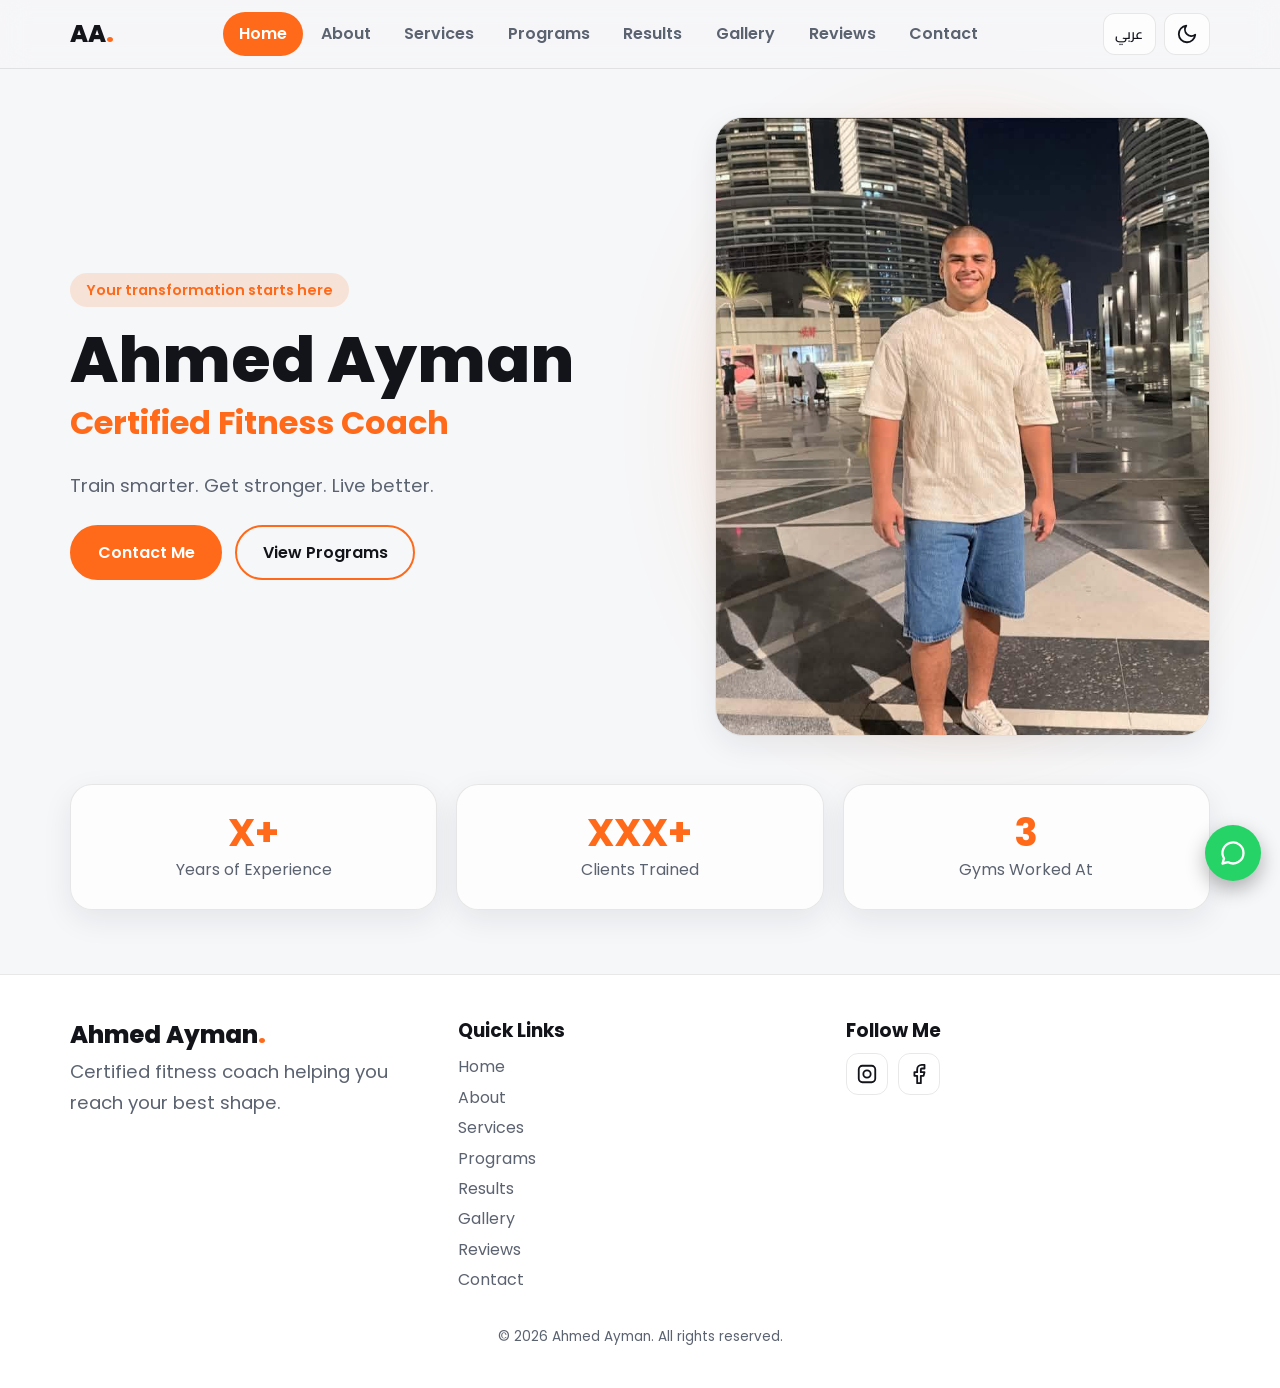
<file: index.html>
<!DOCTYPE html>
<html lang="en" dir="ltr" data-theme="light">
<head><meta charset="utf-8"><meta name="viewport" content="width=device-width,initial-scale=1">
<title>Certified Fitness Coach | Ahmed Ayman</title><meta name="description" content="Ahmed Ayman - certified fitness coach. Personal training, weight loss and muscle building.">
<link rel="preconnect" href="https://fonts.googleapis.com"><link rel="preconnect" href="https://fonts.gstatic.com" crossorigin>
<link href="https://fonts.googleapis.com/css2?family=Cairo:wght@400;600;800&family=Poppins:wght@400;600;800&display=swap" rel="stylesheet">
<link rel="stylesheet" href="css/style.css">
<script src="js/lang.js" defer></script><script src="js/main.js" defer></script>
</head>
<body data-page="home"><div id="nav"></div><main>
<section class="hero container">
  <div class="hero-text rv">
    <span class="chip" data-i18n="hero_hi"></span>
    <h1 data-i18n="name"></h1>
    <h2 class="accent" data-i18n="title"></h2>
    <p class="lead" data-i18n="tagline"></p>
    <div class="btns">
      <a class="btn btn-primary" href="contact.html" data-i18n="cta_contact"></a>
      <a class="btn btn-ghost" href="programs.html" data-i18n="cta_programs"></a>
    </div>
  </div>
  <div class="hero-img rv"><img src="images/ahmed-1.png" alt="Coach Ahmed Ayman"></div>
</section>
<section class="container grid stats">
  <div class="card stat rv"><b>X+</b><span data-i18n="stat1"></span></div>
  <div class="card stat rv"><b>XXX+</b><span data-i18n="stat2"></span></div>
  <div class="card stat rv"><b>3</b><span data-i18n="stat3"></span></div>
</section>
</main><div id="foot"></div></body></html>
</file>
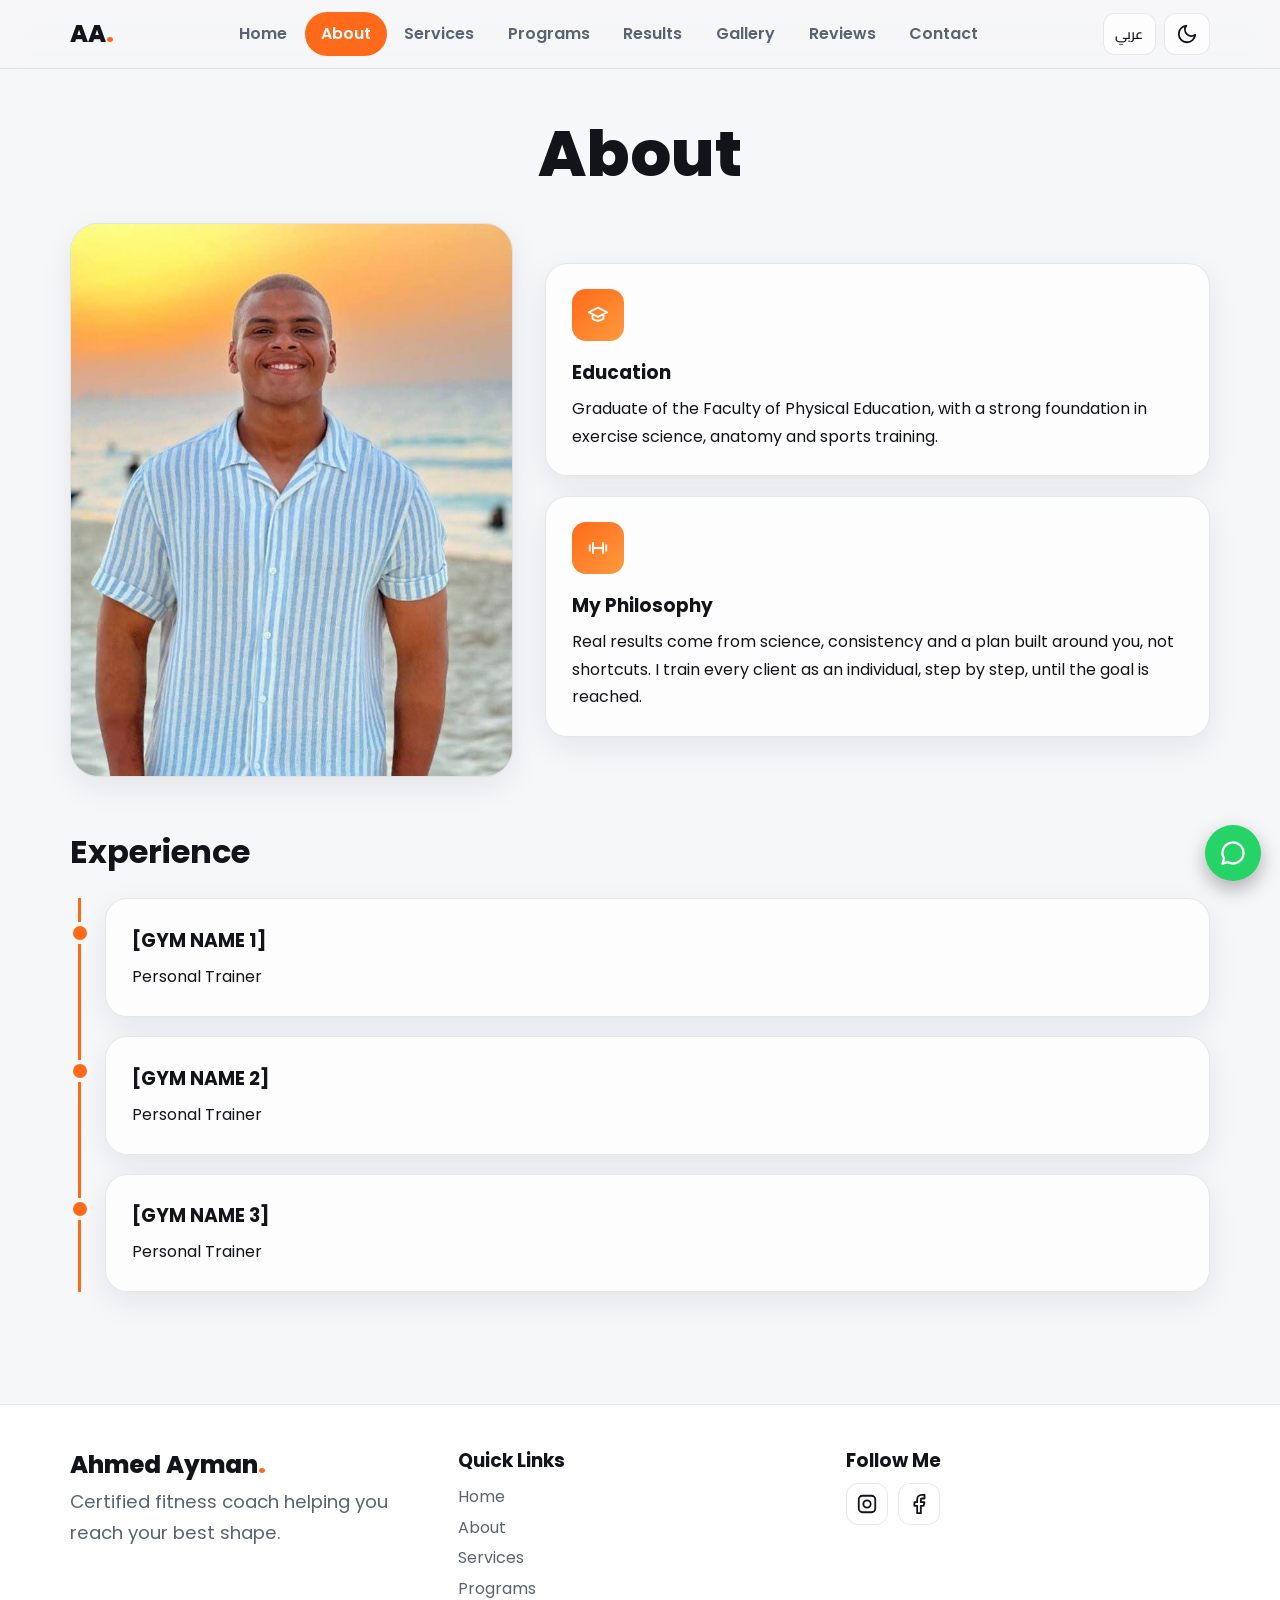
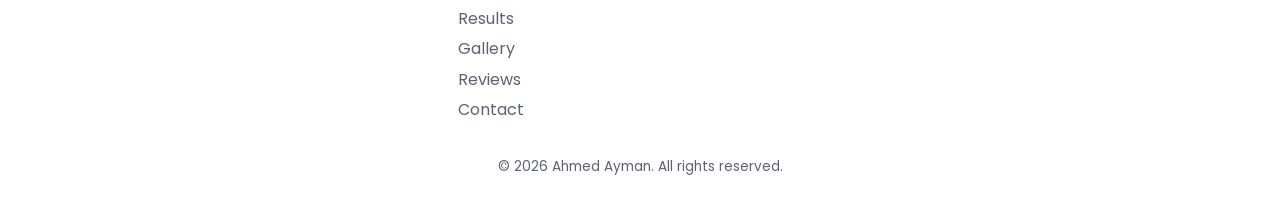
<file: about.html>
<!DOCTYPE html>
<html lang="en" dir="ltr" data-theme="light">
<head><meta charset="utf-8"><meta name="viewport" content="width=device-width,initial-scale=1">
<title>About | Ahmed Ayman</title><meta name="description" content="Education and experience of coach Ahmed Ayman, graduate of the Faculty of Physical Education.">
<link rel="preconnect" href="https://fonts.googleapis.com"><link rel="preconnect" href="https://fonts.gstatic.com" crossorigin>
<link href="https://fonts.googleapis.com/css2?family=Cairo:wght@400;600;800&family=Poppins:wght@400;600;800&display=swap" rel="stylesheet">
<link rel="stylesheet" href="css/style.css">
<script src="js/lang.js" defer></script><script src="js/main.js" defer></script>
</head>
<body data-page="about"><div id="nav"></div><main>
<section class="container sec-head rv"><h1 data-i18n="nav_about"></h1></section>
<section class="container split">
  <img class="rv about-img" src="images/ahmed-2.png" alt="Coach Ahmed Ayman at the beach">
  <div class="rv">
    <div class="card"><div class="ico" data-icon="cap"></div><h3 data-i18n="edu_t"></h3><p data-i18n="edu_d"></p></div>
    <div class="card" style="margin-top:1.2rem"><div class="ico" data-icon="dumbbell"></div><h3 data-i18n="phil_t"></h3><p data-i18n="phil_d"></p></div>
  </div>
</section>
<section class="container section">
  <h2 class="rv" data-i18n="exp_t"></h2>
  <div class="tl">
    <div class="card rv"><h3>[GYM NAME 1]</h3><p data-i18n="role"></p></div>
    <div class="card rv"><h3>[GYM NAME 2]</h3><p data-i18n="role"></p></div>
    <div class="card rv"><h3>[GYM NAME 3]</h3><p data-i18n="role"></p></div>
  </div>
</section>
</main><div id="foot"></div></body></html>
</file>
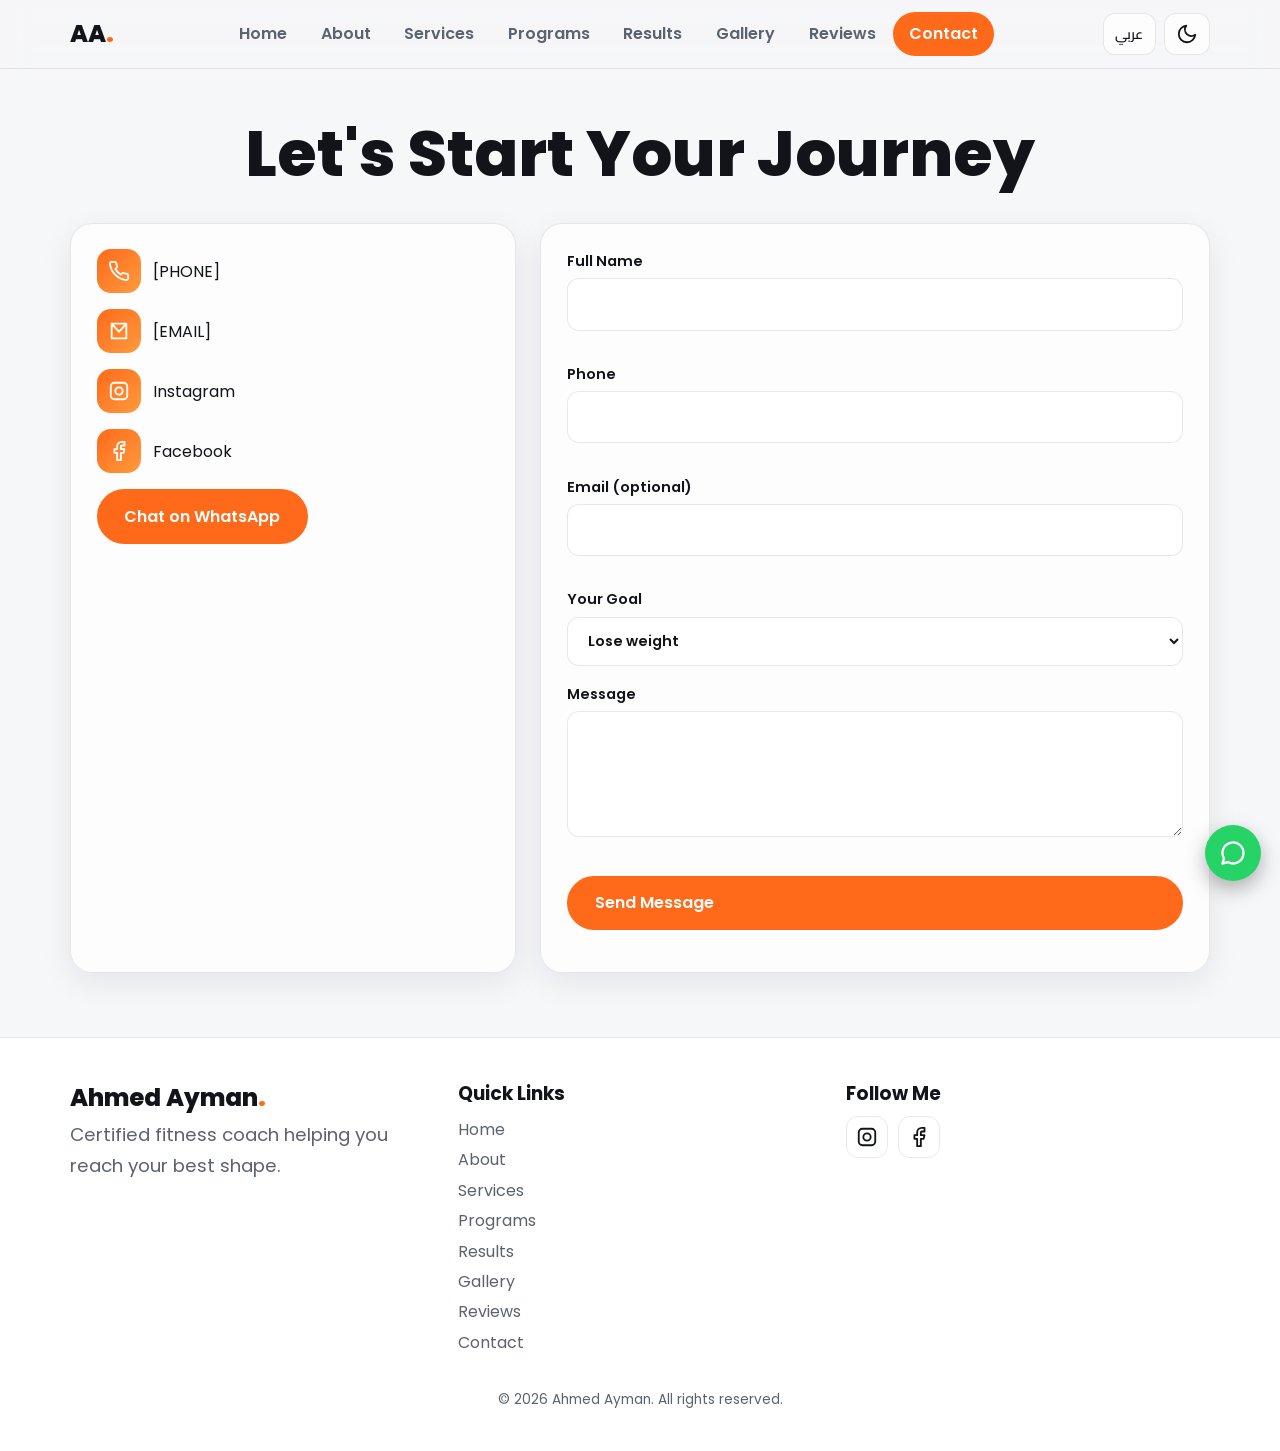
<file: contact.html>
<!DOCTYPE html>
<html lang="en" dir="ltr" data-theme="light">
<head><meta charset="utf-8"><meta name="viewport" content="width=device-width,initial-scale=1">
<title>Contact | Ahmed Ayman</title><meta name="description" content="Contact coach Ahmed Ayman to start your fitness journey.">
<link rel="preconnect" href="https://fonts.googleapis.com"><link rel="preconnect" href="https://fonts.gstatic.com" crossorigin>
<link href="https://fonts.googleapis.com/css2?family=Cairo:wght@400;600;800&family=Poppins:wght@400;600;800&display=swap" rel="stylesheet">
<link rel="stylesheet" href="css/style.css">
<script src="js/lang.js" defer></script><script src="js/main.js" defer></script>
</head>
<body data-page="contact"><div id="nav"></div><main>
<section class="container sec-head rv"><h1 data-i18n="c_t"></h1></section>
<section class="container contact">
  <div class="card rv">
    <div class="ci"><div class="ico" data-icon="phone"></div><a data-c="phone" data-href="tel:"></a></div>
    <div class="ci"><div class="ico" data-icon="mail"></div><a data-c="email" data-href="mailto:"></a></div>
    <div class="ci"><div class="ico" data-icon="instagram"></div><a data-c="ig" data-href="">Instagram</a></div>
    <div class="ci"><div class="ico" data-icon="facebook"></div><a data-c="fb" data-href="">Facebook</a></div>
    <a class="btn btn-primary" id="wabtn" target="_blank" rel="noopener" data-i18n="wa_btn"></a>
  </div>
  <form class="card form rv" id="cf" novalidate>
    <label><span data-i18n="f_name"></span><input name="name" autocomplete="name"><span class="err" data-err="name"></span></label>
    <label><span data-i18n="f_phone"></span><input name="phone" type="tel" autocomplete="tel"><span class="err" data-err="phone"></span></label>
    <label><span data-i18n="f_email"></span><input name="email" type="email" autocomplete="email"><span class="err" data-err="email"></span></label>
    <label><span data-i18n="f_goal"></span><select name="goal"><option data-i18n="g1"></option><option data-i18n="g2"></option><option data-i18n="g3"></option><option data-i18n="g4"></option></select></label>
    <label><span data-i18n="f_msg"></span><textarea name="message" rows="4"></textarea><span class="err" data-err="message"></span></label>
    <button class="btn btn-primary" type="submit" data-i18n="f_send"></button>
    <p class="ok" id="fs" role="status"></p>
  </form>
</section>
</main><div id="foot"></div></body></html>
</file>
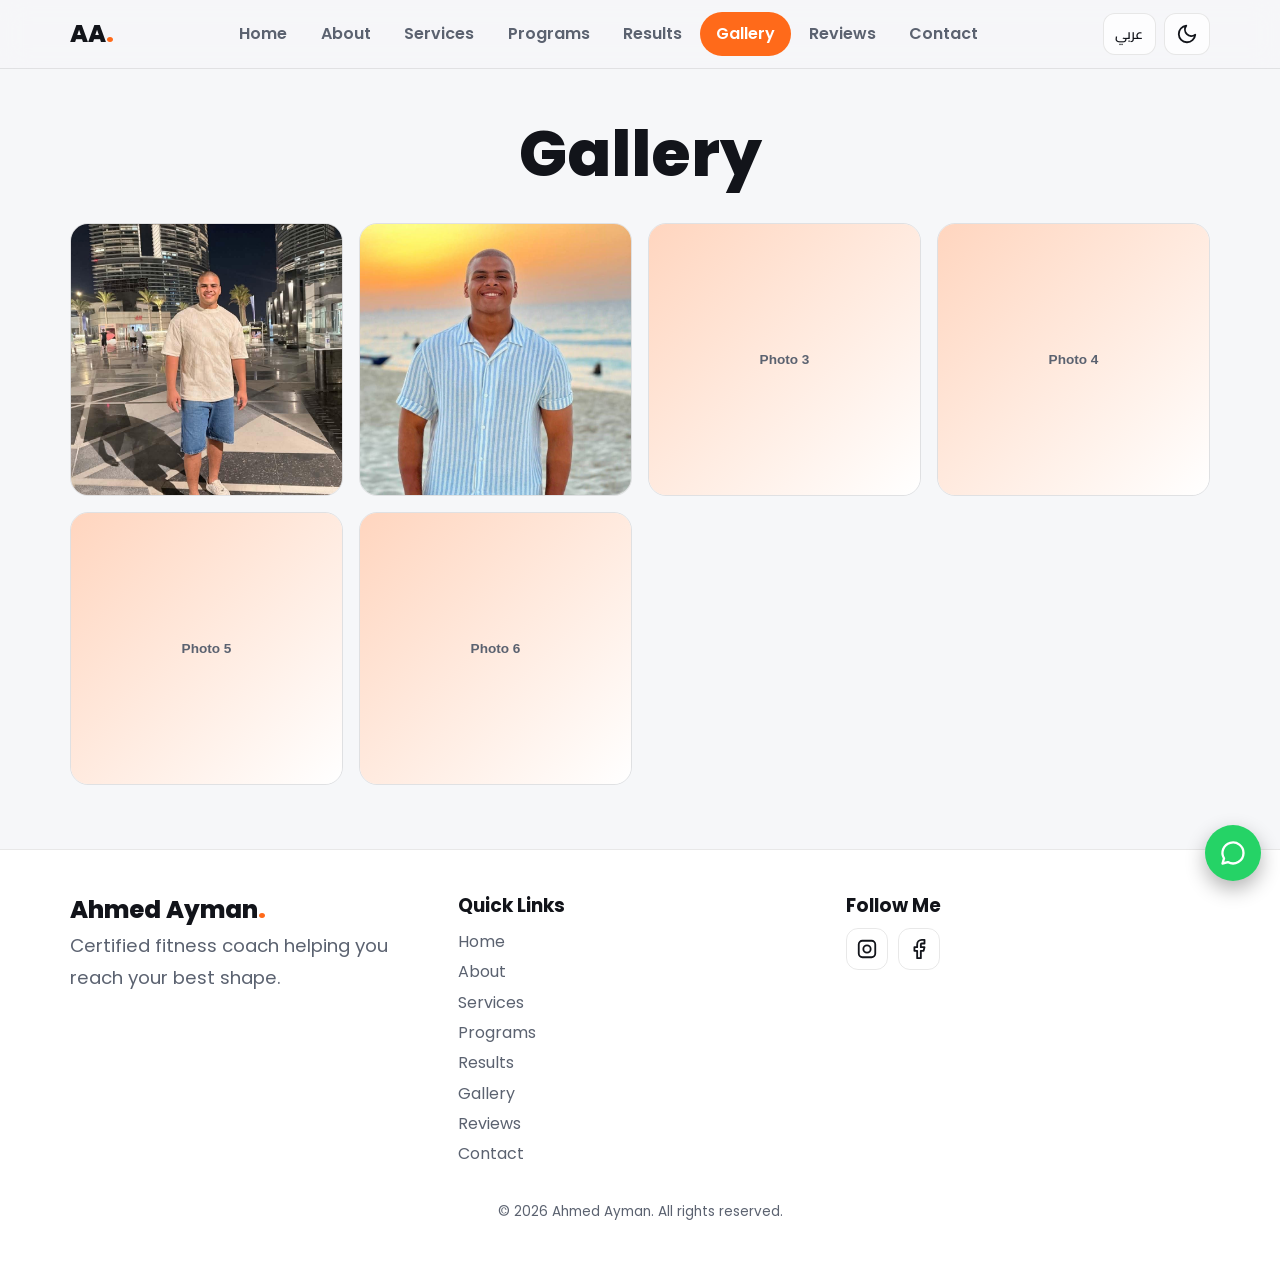
<file: gallery.html>
<!DOCTYPE html>
<html lang="en" dir="ltr" data-theme="light">
<head><meta charset="utf-8"><meta name="viewport" content="width=device-width,initial-scale=1">
<title>Gallery | Ahmed Ayman</title><meta name="description" content="Photo gallery of coach Ahmed Ayman.">
<link rel="preconnect" href="https://fonts.googleapis.com"><link rel="preconnect" href="https://fonts.gstatic.com" crossorigin>
<link href="https://fonts.googleapis.com/css2?family=Cairo:wght@400;600;800&family=Poppins:wght@400;600;800&display=swap" rel="stylesheet">
<link rel="stylesheet" href="css/style.css">
<script src="js/lang.js" defer></script><script src="js/main.js" defer></script>
</head>
<body data-page="gallery"><div id="nav"></div><main>
<section class="container sec-head rv"><h1 data-i18n="nav_gallery"></h1></section>
<section class="container gal">
  <button class="g-item rv" data-i18n-label="gal_open"><img src="images/ahmed-1.png" alt="Ahmed Ayman"></button>
  <button class="g-item rv" data-i18n-label="gal_open"><img src="images/ahmed-2.png" alt="Ahmed Ayman at the beach"></button>
  <button class="g-item rv" data-i18n-label="gal_open"><div class="ph">Photo 3</div></button>
  <button class="g-item rv" data-i18n-label="gal_open"><div class="ph">Photo 4</div></button>
  <button class="g-item rv" data-i18n-label="gal_open"><div class="ph">Photo 5</div></button>
  <button class="g-item rv" data-i18n-label="gal_open"><div class="ph">Photo 6</div></button>
</section>
<div class="lb" id="lb" role="dialog" aria-modal="true"><button class="icon-btn lb-x" id="lbx" data-i18n-label="close">✕</button><div class="lb-c" id="lbc"></div></div>
</main><div id="foot"></div></body></html>
</file>
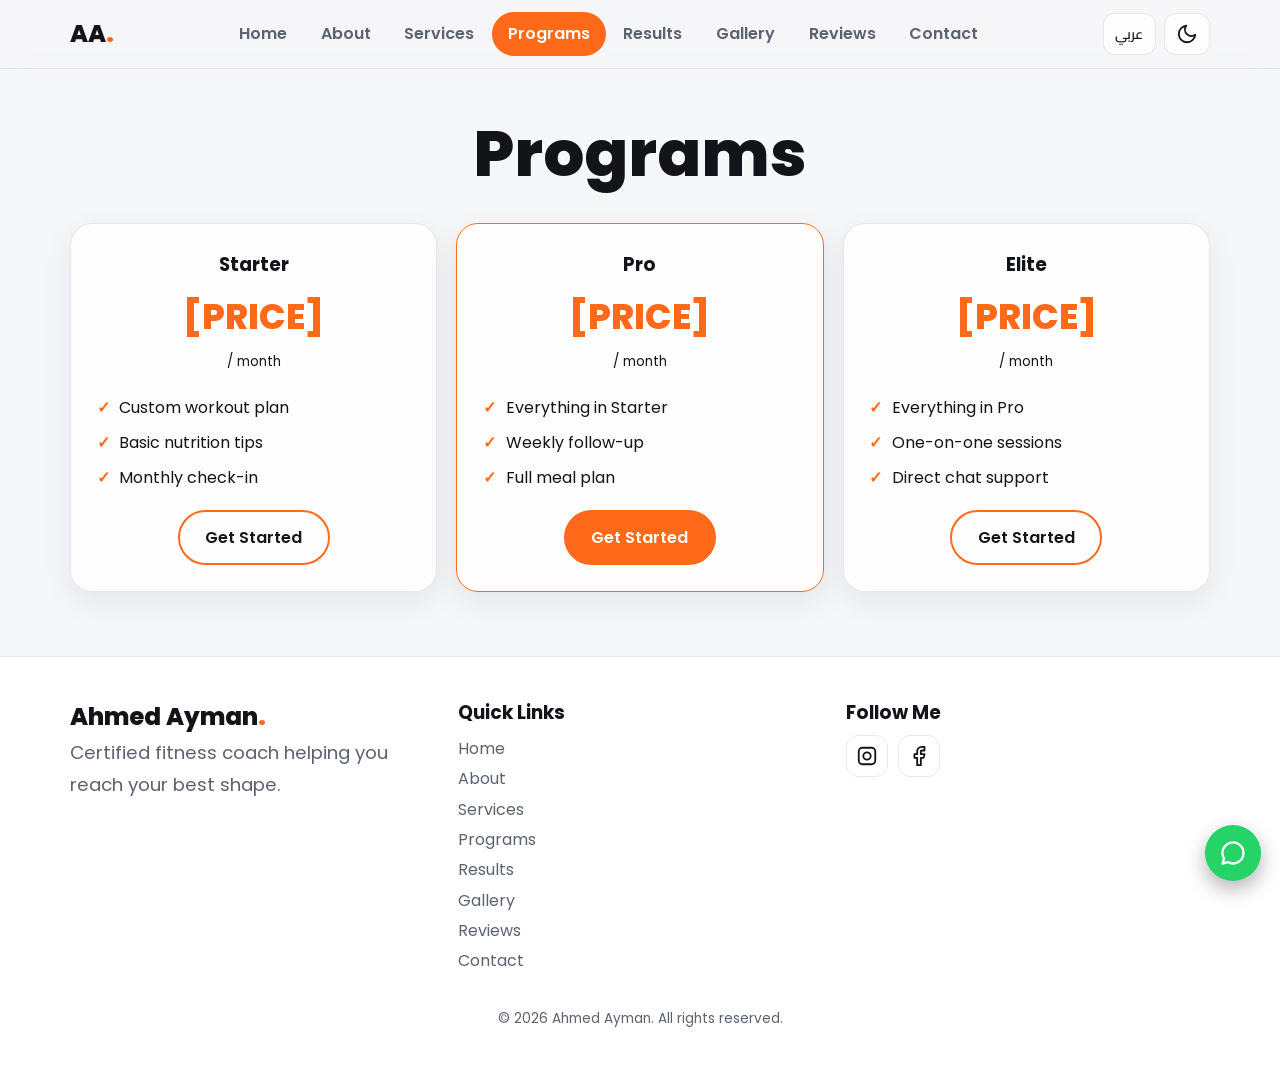
<file: programs.html>
<!DOCTYPE html>
<html lang="en" dir="ltr" data-theme="light">
<head><meta charset="utf-8"><meta name="viewport" content="width=device-width,initial-scale=1">
<title>Programs | Ahmed Ayman</title><meta name="description" content="Training plans and coaching packages by Ahmed Ayman.">
<link rel="preconnect" href="https://fonts.googleapis.com"><link rel="preconnect" href="https://fonts.gstatic.com" crossorigin>
<link href="https://fonts.googleapis.com/css2?family=Cairo:wght@400;600;800&family=Poppins:wght@400;600;800&display=swap" rel="stylesheet">
<link rel="stylesheet" href="css/style.css">
<script src="js/lang.js" defer></script><script src="js/main.js" defer></script>
</head>
<body data-page="programs"><div id="nav"></div><main>
<section class="container sec-head rv"><h1 data-i18n="nav_programs"></h1></section>
<section class="container grid">
  <div class="card price rv"><h3 data-i18n="p1"></h3><div class="amt">[PRICE]</div><small data-i18n="per"></small>
    <ul><li data-i18n="f1"></li><li data-i18n="f2"></li><li data-i18n="f3"></li></ul>
    <a class="btn btn-ghost" href="contact.html" data-i18n="start"></a></div>
  <div class="card price pop rv"><h3 data-i18n="p2"></h3><div class="amt">[PRICE]</div><small data-i18n="per"></small>
    <ul><li data-i18n="f4"></li><li data-i18n="f5"></li><li data-i18n="f6"></li></ul>
    <a class="btn btn-primary" href="contact.html" data-i18n="start"></a></div>
  <div class="card price rv"><h3 data-i18n="p3"></h3><div class="amt">[PRICE]</div><small data-i18n="per"></small>
    <ul><li data-i18n="f7"></li><li data-i18n="f8"></li><li data-i18n="f9"></li></ul>
    <a class="btn btn-ghost" href="contact.html" data-i18n="start"></a></div>
</section>
</main><div id="foot"></div></body></html>
</file>
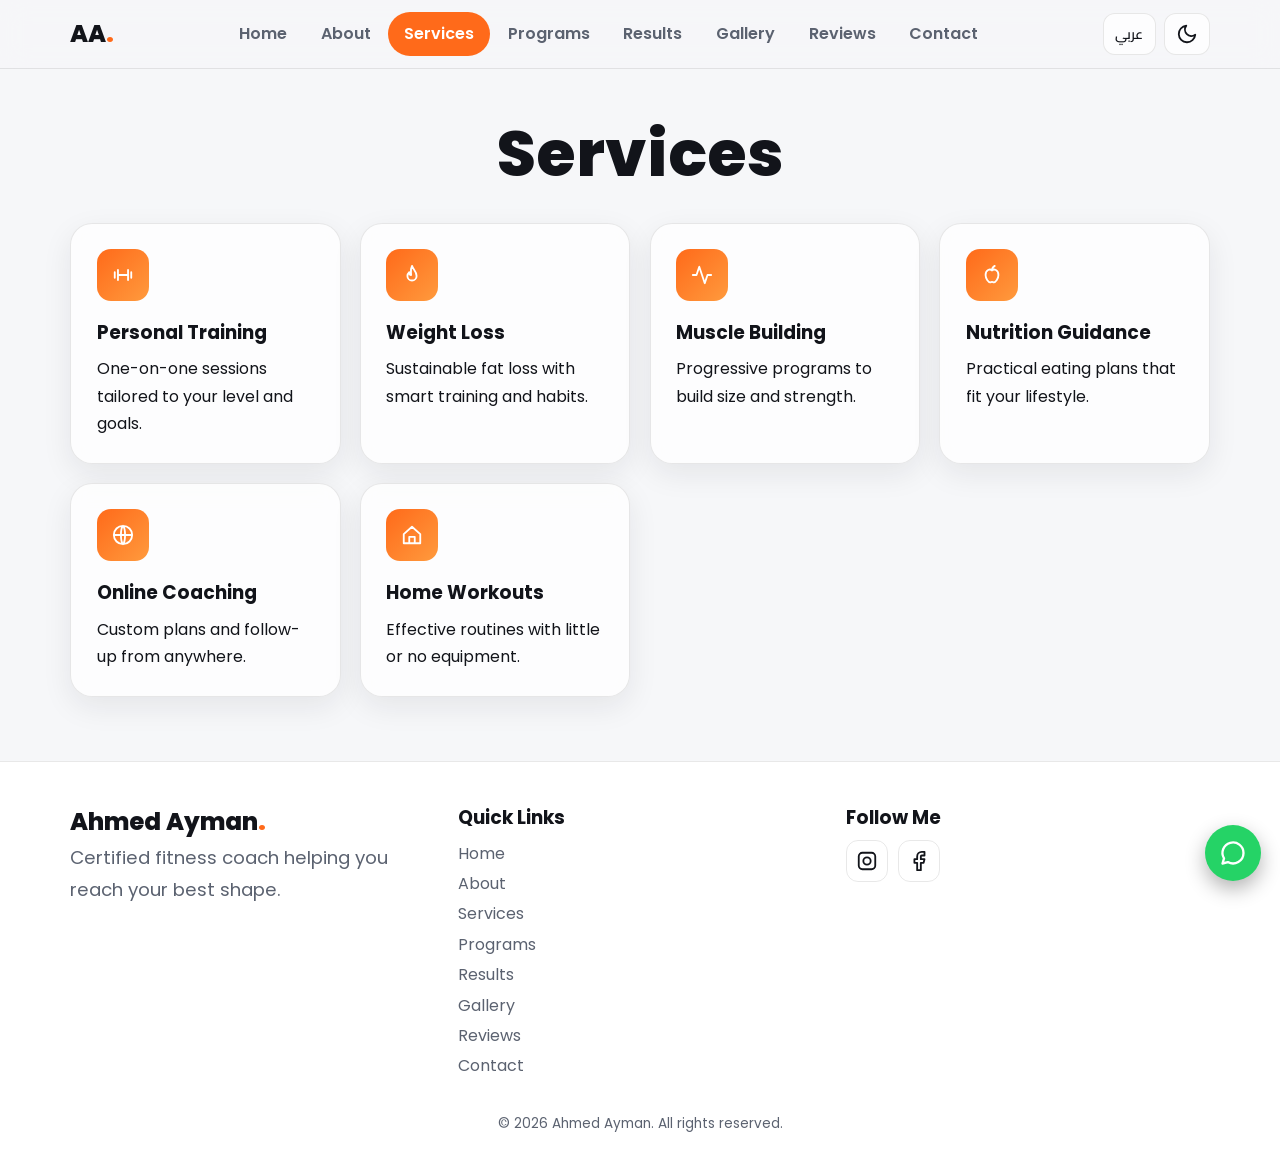
<file: services.html>
<!DOCTYPE html>
<html lang="en" dir="ltr" data-theme="light">
<head><meta charset="utf-8"><meta name="viewport" content="width=device-width,initial-scale=1">
<title>Services | Ahmed Ayman</title><meta name="description" content="Personal training, weight loss, muscle building, nutrition and online coaching.">
<link rel="preconnect" href="https://fonts.googleapis.com"><link rel="preconnect" href="https://fonts.gstatic.com" crossorigin>
<link href="https://fonts.googleapis.com/css2?family=Cairo:wght@400;600;800&family=Poppins:wght@400;600;800&display=swap" rel="stylesheet">
<link rel="stylesheet" href="css/style.css">
<script src="js/lang.js" defer></script><script src="js/main.js" defer></script>
</head>
<body data-page="services"><div id="nav"></div><main>
<section class="container sec-head rv"><h1 data-i18n="nav_services"></h1></section>
<section class="container grid">
  <div class="card rv"><div class="ico" data-icon="dumbbell"></div><h3 data-i18n="s1"></h3><p data-i18n="s1d"></p></div>
  <div class="card rv"><div class="ico" data-icon="flame"></div><h3 data-i18n="s2"></h3><p data-i18n="s2d"></p></div>
  <div class="card rv"><div class="ico" data-icon="activity"></div><h3 data-i18n="s3"></h3><p data-i18n="s3d"></p></div>
  <div class="card rv"><div class="ico" data-icon="apple"></div><h3 data-i18n="s4"></h3><p data-i18n="s4d"></p></div>
  <div class="card rv"><div class="ico" data-icon="globe"></div><h3 data-i18n="s5"></h3><p data-i18n="s5d"></p></div>
  <div class="card rv"><div class="ico" data-icon="home"></div><h3 data-i18n="s6"></h3><p data-i18n="s6d"></p></div>
</section>
</main><div id="foot"></div></body></html>
</file>
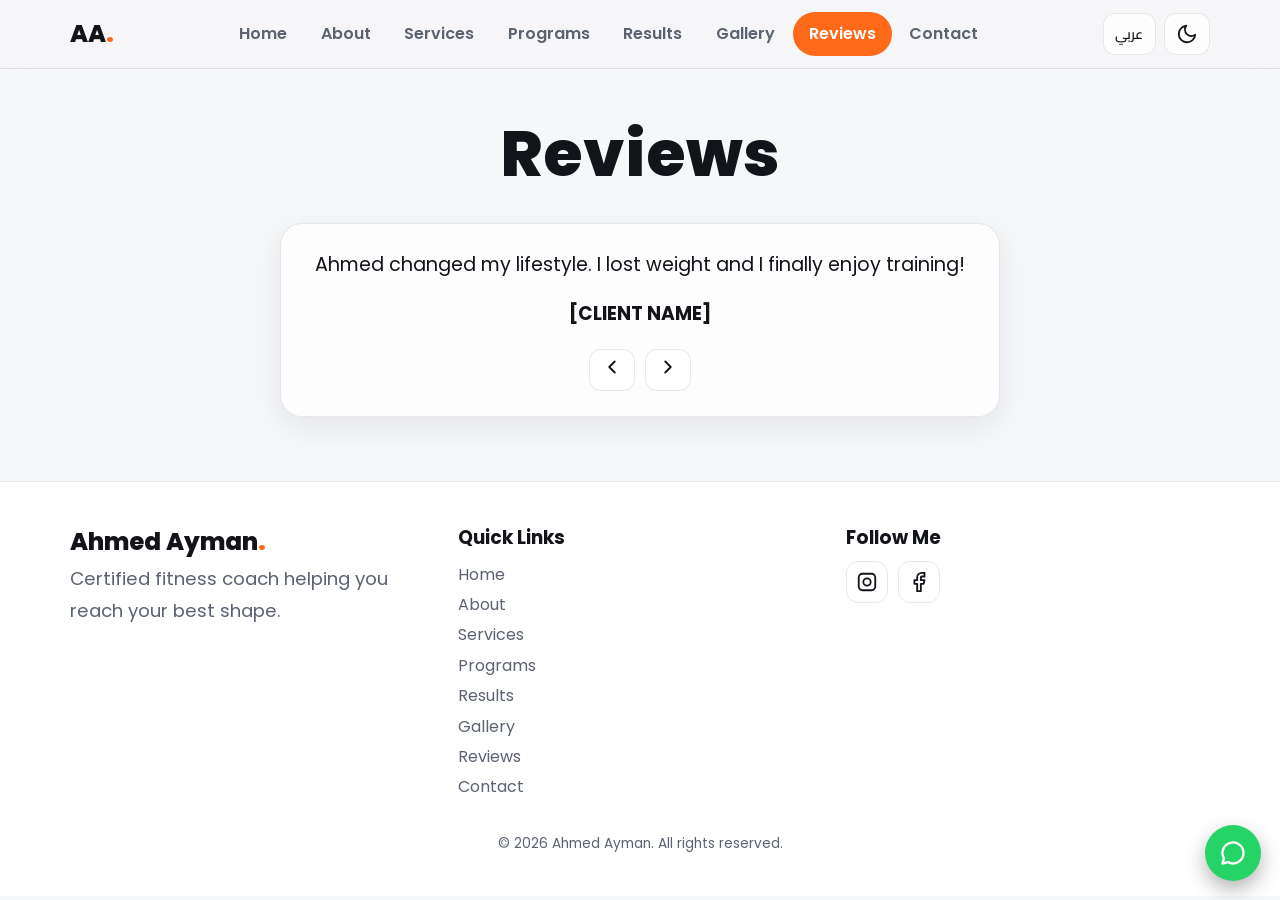
<file: testimonials.html>
<!DOCTYPE html>
<html lang="en" dir="ltr" data-theme="light">
<head><meta charset="utf-8"><meta name="viewport" content="width=device-width,initial-scale=1">
<title>Testimonials | Ahmed Ayman</title><meta name="description" content="What clients say about training with Ahmed Ayman.">
<link rel="preconnect" href="https://fonts.googleapis.com"><link rel="preconnect" href="https://fonts.gstatic.com" crossorigin>
<link href="https://fonts.googleapis.com/css2?family=Cairo:wght@400;600;800&family=Poppins:wght@400;600;800&display=swap" rel="stylesheet">
<link rel="stylesheet" href="css/style.css">
<script src="js/lang.js" defer></script><script src="js/main.js" defer></script>
</head>
<body data-page="reviews"><div id="nav"></div><main>
<section class="container sec-head rv"><h1 data-i18n="nav_reviews"></h1></section>
<section class="container slider card rv" aria-live="polite">
  <div class="slide on"><p class="q" data-i18n="r1"></p><h3>[CLIENT NAME]</h3></div>
  <div class="slide"><p class="q" data-i18n="r2"></p><h3>[CLIENT NAME]</h3></div>
  <div class="slide"><p class="q" data-i18n="r3"></p><h3>[CLIENT NAME]</h3></div>
  <div class="slide-nav"><button class="icon-btn" id="prev" aria-label="Previous"><span class="flip" data-icon="chevL"></span></button><button class="icon-btn" id="next" aria-label="Next"><span class="flip rev" data-icon="chevR"></span></button></div>
</section>
</main><div id="foot"></div></body></html>
</file>
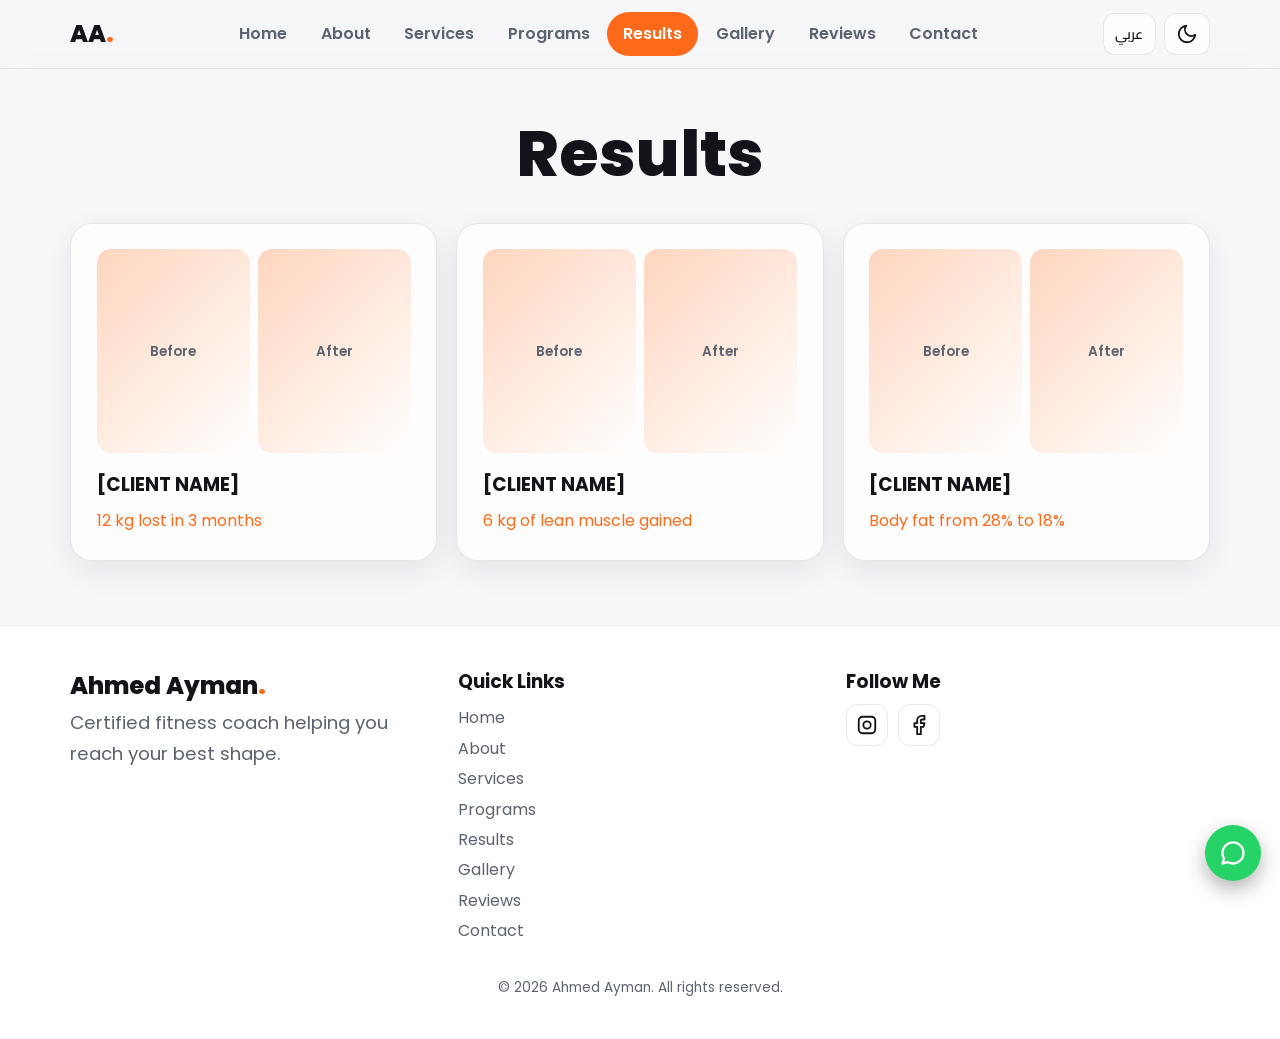
<file: transformations.html>
<!DOCTYPE html>
<html lang="en" dir="ltr" data-theme="light">
<head><meta charset="utf-8"><meta name="viewport" content="width=device-width,initial-scale=1">
<title>Transformations | Ahmed Ayman</title><meta name="description" content="Client before and after transformations.">
<link rel="preconnect" href="https://fonts.googleapis.com"><link rel="preconnect" href="https://fonts.gstatic.com" crossorigin>
<link href="https://fonts.googleapis.com/css2?family=Cairo:wght@400;600;800&family=Poppins:wght@400;600;800&display=swap" rel="stylesheet">
<link rel="stylesheet" href="css/style.css">
<script src="js/lang.js" defer></script><script src="js/main.js" defer></script>
</head>
<body data-page="results"><div id="nav"></div><main>
<section class="container sec-head rv"><h1 data-i18n="nav_results"></h1></section>
<section class="container grid">
  <article class="card rv"><div class="ba"><div class="ph"><span data-i18n="before"></span></div><div class="ph"><span data-i18n="after"></span></div></div><h3>[CLIENT NAME]</h3><p class="accent" data-i18n="res1"></p></article>
  <article class="card rv"><div class="ba"><div class="ph"><span data-i18n="before"></span></div><div class="ph"><span data-i18n="after"></span></div></div><h3>[CLIENT NAME]</h3><p class="accent" data-i18n="res2"></p></article>
  <article class="card rv"><div class="ba"><div class="ph"><span data-i18n="before"></span></div><div class="ph"><span data-i18n="after"></span></div></div><h3>[CLIENT NAME]</h3><p class="accent" data-i18n="res3"></p></article>
</section>
</main><div id="foot"></div></body></html>
</file>
<file: css/style.css>
/* ===== Theme tokens ===== */
:root{--bg:#f6f7f9;--bg2:#fff;--text:#12141a;--muted:#5b6270;--card:rgba(255,255,255,.75);--border:rgba(0,0,0,.09);--shadow:0 10px 30px rgba(20,25,40,.08);--accent:#ff6a1a;--accent2:#ff9a3d;--font:'Poppins','Cairo',sans-serif}
[data-theme=dark]{--bg:#0c0e13;--bg2:#141821;--text:#f2f4f8;--muted:#a1a9b8;--card:rgba(255,255,255,.05);--border:rgba(255,255,255,.1);--shadow:0 10px 30px rgba(0,0,0,.5)}
[lang=ar]{--font:'Cairo','Poppins',sans-serif}
/* ===== Base ===== */
*{box-sizing:border-box;margin:0}
body{font-family:var(--font);background:var(--bg);color:var(--text);line-height:1.7;transition:background .35s,color .35s;overflow-x:hidden}
img{max-width:100%;display:block}a{color:inherit;text-decoration:none}
:focus-visible{outline:3px solid var(--accent);outline-offset:3px}
.container{width:min(1140px,100% - 2rem);margin-inline:auto}
.section{padding-block:3rem}.accent{color:var(--accent)}
.sec-head{text-align:center;padding-block:3rem 2rem}
h1{font-size:clamp(2.3rem,6vw,4rem);line-height:1.15;font-weight:800}
h2{font-size:clamp(1.4rem,3vw,2rem);margin-bottom:1.2rem}h3{margin-bottom:.4rem}
.lead{color:var(--muted);font-size:1.15rem;max-width:34ch}
.grid{display:grid;gap:1.2rem;grid-template-columns:repeat(auto-fit,minmax(260px,1fr))}
/* ===== Cards & buttons ===== */
.card{background:var(--card);backdrop-filter:blur(10px);-webkit-backdrop-filter:blur(10px);border:1px solid var(--border);border-radius:22px;padding:1.6rem;box-shadow:var(--shadow);transition:transform .3s,border-color .3s,background .35s}
.card:hover{transform:translateY(-6px);border-color:var(--accent)}
.ico{width:52px;height:52px;border-radius:14px;display:grid;place-items:center;background:linear-gradient(135deg,var(--accent),var(--accent2));color:#fff;margin-bottom:1rem}
.btn{display:inline-flex;align-items:center;gap:.5rem;padding:.8rem 1.6rem;border-radius:999px;font:600 1rem var(--font);border:2px solid var(--accent);cursor:pointer;transition:.25s;color:var(--text);background:transparent}
.btn-primary{background:var(--accent);color:#fff}
.btn-primary:hover{transform:translateY(-3px);box-shadow:0 10px 25px color-mix(in srgb,var(--accent) 45%,transparent)}
.btn-ghost:hover{background:var(--accent);color:#fff}
.btns{display:flex;flex-wrap:wrap;gap:.8rem;margin-top:1.5rem}
.icon-btn{min-width:42px;height:42px;padding-inline:.7rem;border-radius:12px;border:1px solid var(--border);background:var(--card);color:var(--text);cursor:pointer;display:grid;place-items:center;font:600 .85rem var(--font);transition:.2s}
.icon-btn:hover{border-color:var(--accent);color:var(--accent)}
/* ===== Navbar ===== */
.nav{position:sticky;top:0;z-index:50;backdrop-filter:blur(14px);-webkit-backdrop-filter:blur(14px);background:color-mix(in srgb,var(--bg) 78%,transparent);border-bottom:1px solid var(--border)}
.nav-in{display:flex;align-items:center;justify-content:space-between;height:68px;gap:1rem}
.logo{font-weight:800;font-size:1.5rem}.logo span{color:var(--accent)}
.links{display:none;position:absolute;inset-inline:0;top:68px;flex-direction:column;background:var(--bg2);padding:1rem;border-bottom:1px solid var(--border)}
.links.open{display:flex}
.links a{padding:.5rem 1rem;border-radius:999px;font-weight:600;color:var(--muted);transition:.2s}
.links a:hover{color:var(--accent)}.links a.active{color:#fff;background:var(--accent)}
.tools{display:flex;gap:.5rem}
@media(min-width:960px){.links{display:flex;position:static;flex-direction:row;padding:0;background:none;border:0;gap:.1rem}.burger{display:none}}
/* ===== Hero / stats ===== */
.hero{display:grid;gap:2.5rem;align-items:center;padding-block:3rem}
@media(min-width:860px){.hero{grid-template-columns:1.1fr .9fr}}
.chip{display:inline-block;padding:.3rem 1rem;border-radius:999px;background:color-mix(in srgb,var(--accent) 15%,transparent);color:var(--accent);font-weight:600;font-size:.9rem;margin-bottom:1rem}
.hero-img{position:relative}
.hero-img::before{content:"";position:absolute;inset:10%;background:linear-gradient(135deg,var(--accent),var(--accent2));filter:blur(70px);opacity:.4;border-radius:50%}
.hero-img img,.about-img{position:relative;width:100%;aspect-ratio:4/5;object-fit:cover;object-position:top;border-radius:28px;box-shadow:var(--shadow);border:1px solid var(--border)}
.stat{text-align:center}.stat b{display:block;font-size:2.4rem;color:var(--accent);line-height:1.2}.stat span{color:var(--muted)}
/* ===== About ===== */
.split{display:grid;gap:2rem;align-items:center}
@media(min-width:860px){.split{grid-template-columns:.8fr 1.2fr}}
.tl{border-inline-start:3px solid var(--accent);padding-inline-start:1.5rem;display:grid;gap:1.2rem;margin-inline-start:.5rem}
.tl .card{position:relative}
.tl .card::before{content:"";position:absolute;inset-inline-start:-2.05rem;top:1.7rem;width:14px;height:14px;border-radius:50%;background:var(--accent);box-shadow:0 0 0 4px var(--bg)}
/* ===== Programs ===== */
.price{text-align:center}.price.pop{border-color:var(--accent)}
.amt{font-size:2.2rem;font-weight:800;color:var(--accent)}
.price ul{list-style:none;text-align:start;margin-block:1.2rem;display:grid;gap:.5rem;padding:0}
.price li::before{content:"✓";color:var(--accent);font-weight:800;margin-inline-end:.6rem}
/* ===== Transformations / placeholders ===== */
.ba{display:grid;grid-template-columns:1fr 1fr;gap:.5rem;margin-bottom:1rem}
.ph{aspect-ratio:3/4;border-radius:14px;background:linear-gradient(135deg,color-mix(in srgb,var(--accent) 28%,var(--bg2)),var(--bg2));display:grid;place-items:center;font-weight:600;color:var(--muted);font-size:.85rem}
/* ===== Gallery + lightbox ===== */
.gal{display:grid;gap:1rem;grid-template-columns:repeat(auto-fill,minmax(240px,1fr))}
.g-item{aspect-ratio:1;border-radius:18px;overflow:hidden;cursor:pointer;border:1px solid var(--border);padding:0;background:none;transition:transform .3s}
.g-item:hover{transform:scale(1.03)}
.g-item img,.g-item .ph{width:100%;height:100%;object-fit:cover;object-position:top;border-radius:0;aspect-ratio:auto}
.lb{position:fixed;inset:0;background:rgba(0,0,0,.88);display:none;place-items:center;z-index:100;padding:1rem}.lb.open{display:grid}
.lb-c{border-radius:18px;overflow:hidden;max-width:92vw}.lb-c img{max-height:85vh;object-fit:contain}.lb-c .ph{width:min(80vw,480px);aspect-ratio:1}
.lb-x{position:absolute;top:1rem;inset-inline-end:1rem;color:#fff}
/* ===== Slider ===== */
.slider{max-width:720px;text-align:center}
.slide{display:none}.slide.on{display:block;animation:fade .5s}
@keyframes fade{from{opacity:0;transform:translateY(10px)}}
.q{font-size:1.2rem;margin-bottom:1rem}.slide-nav{display:flex;justify-content:center;gap:.6rem;margin-top:1.2rem}
[dir=rtl] .flip{transform:scaleX(-1)}
/* ===== Contact form ===== */
.contact{display:grid;gap:1.5rem}@media(min-width:860px){.contact{grid-template-columns:.8fr 1.2fr}}
.ci{display:flex;gap:.8rem;align-items:center;margin-bottom:1rem}.ci .ico{margin:0;width:44px;height:44px;flex:none}
.form{display:grid;gap:1rem}label{font-weight:600;font-size:.9rem}
input,select,textarea{width:100%;padding:.8rem 1rem;border-radius:12px;border:1px solid var(--border);background:var(--bg2);color:var(--text);font:inherit;margin-top:.3rem}
[aria-invalid=true]{border-color:#e5484d}.err{color:#e5484d;font-size:.8rem;display:block;min-height:1.2em}.ok{color:#22a559;font-weight:600}
/* ===== Footer & WhatsApp ===== */
footer{border-top:1px solid var(--border);margin-top:4rem;padding-block:2.5rem;background:var(--bg2);transition:background .35s}
.f-in{display:grid;gap:1.5rem;grid-template-columns:repeat(auto-fit,minmax(200px,1fr))}
.f-links{display:grid;gap:.2rem;color:var(--muted)}.f-links a:hover{color:var(--accent)}
.soc{display:flex;gap:.6rem}.soc a{width:42px;height:42px;display:grid;place-items:center;border-radius:12px;border:1px solid var(--border)}.soc a:hover{color:var(--accent);border-color:var(--accent)}
.copy{text-align:center;color:var(--muted);margin-top:2rem;font-size:.85rem}
.wa{position:fixed;bottom:1.2rem;inset-inline-end:1.2rem;width:56px;height:56px;border-radius:50%;background:#25d366;color:#fff;display:grid;place-items:center;box-shadow:0 8px 20px rgba(0,0,0,.3);z-index:60;transition:transform .2s}.wa:hover{transform:scale(1.1)}
/* ===== Scroll reveal ===== */
.rv{opacity:0;transform:translateY(24px);transition:opacity .7s,transform .7s}.rv.in{opacity:1;transform:none}
@media(prefers-reduced-motion:reduce){*{animation:none!important}.rv{opacity:1;transform:none;transition:none}}
</file>
